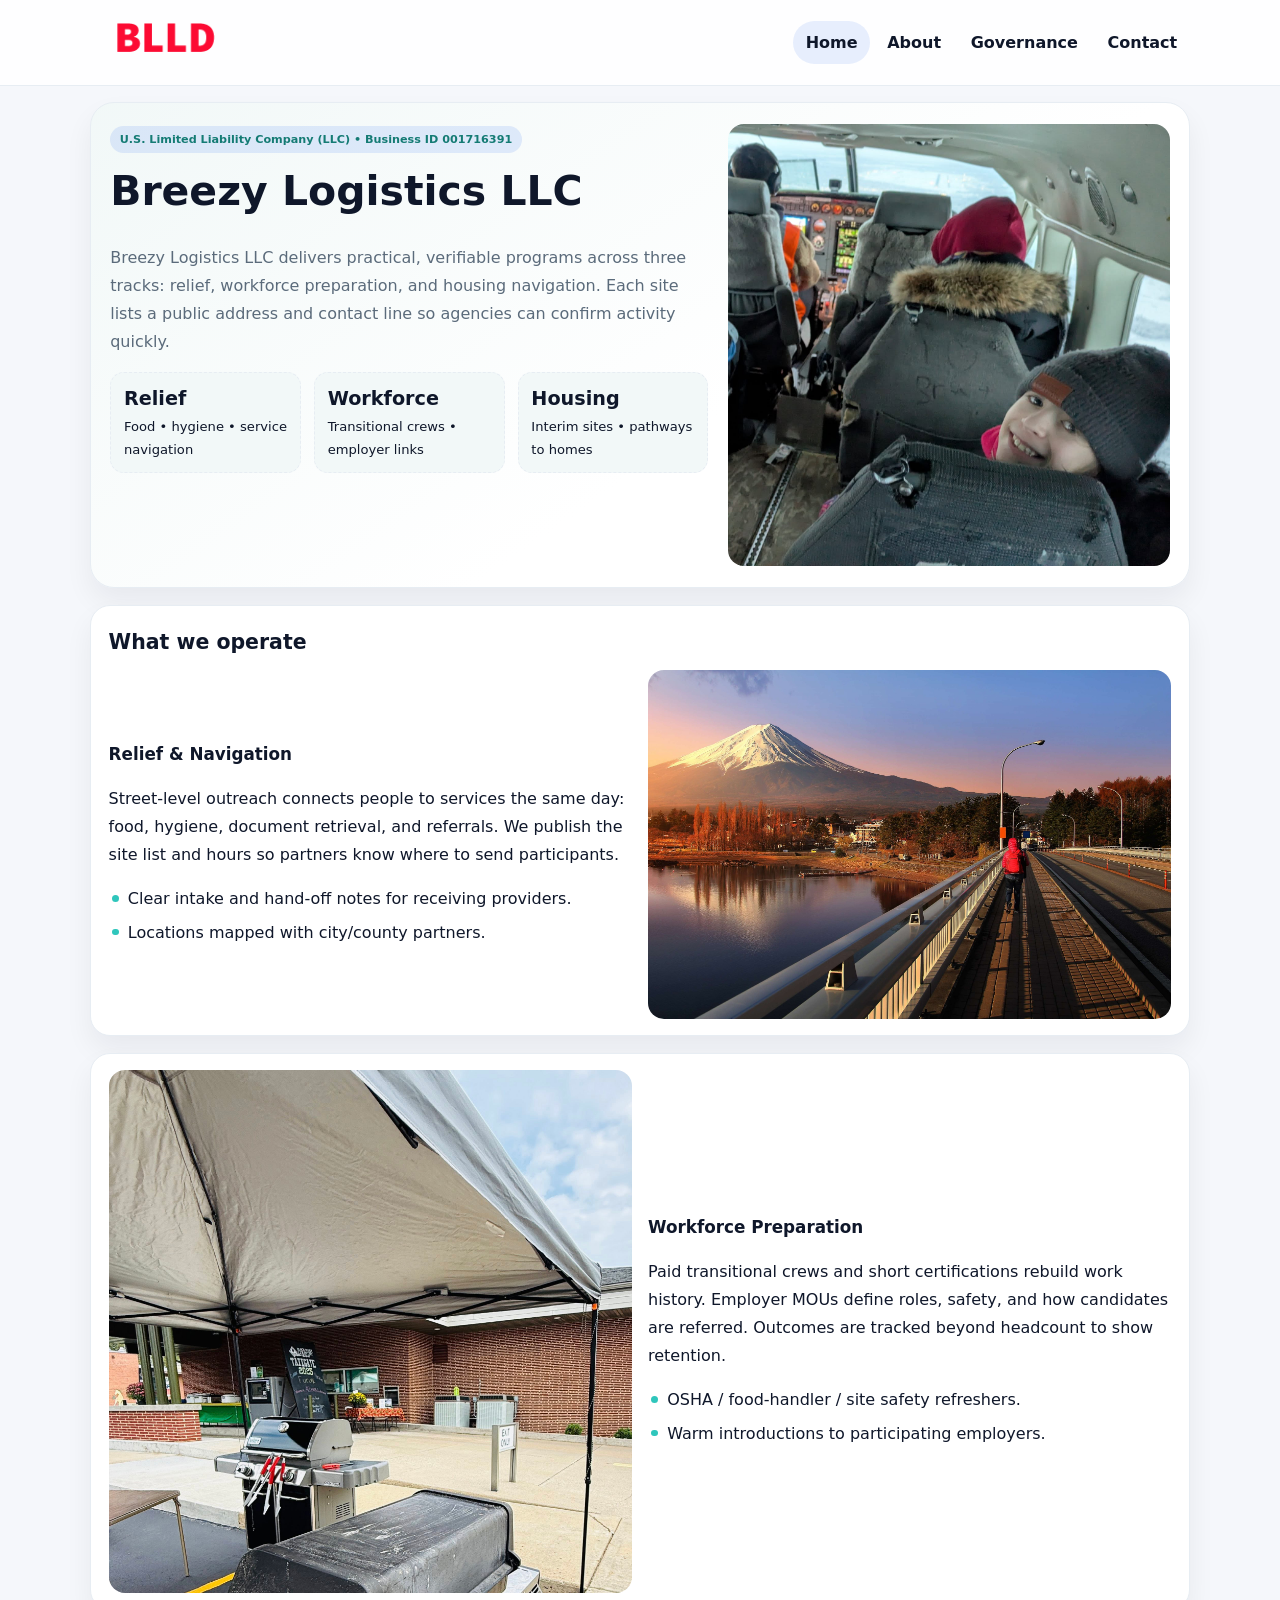
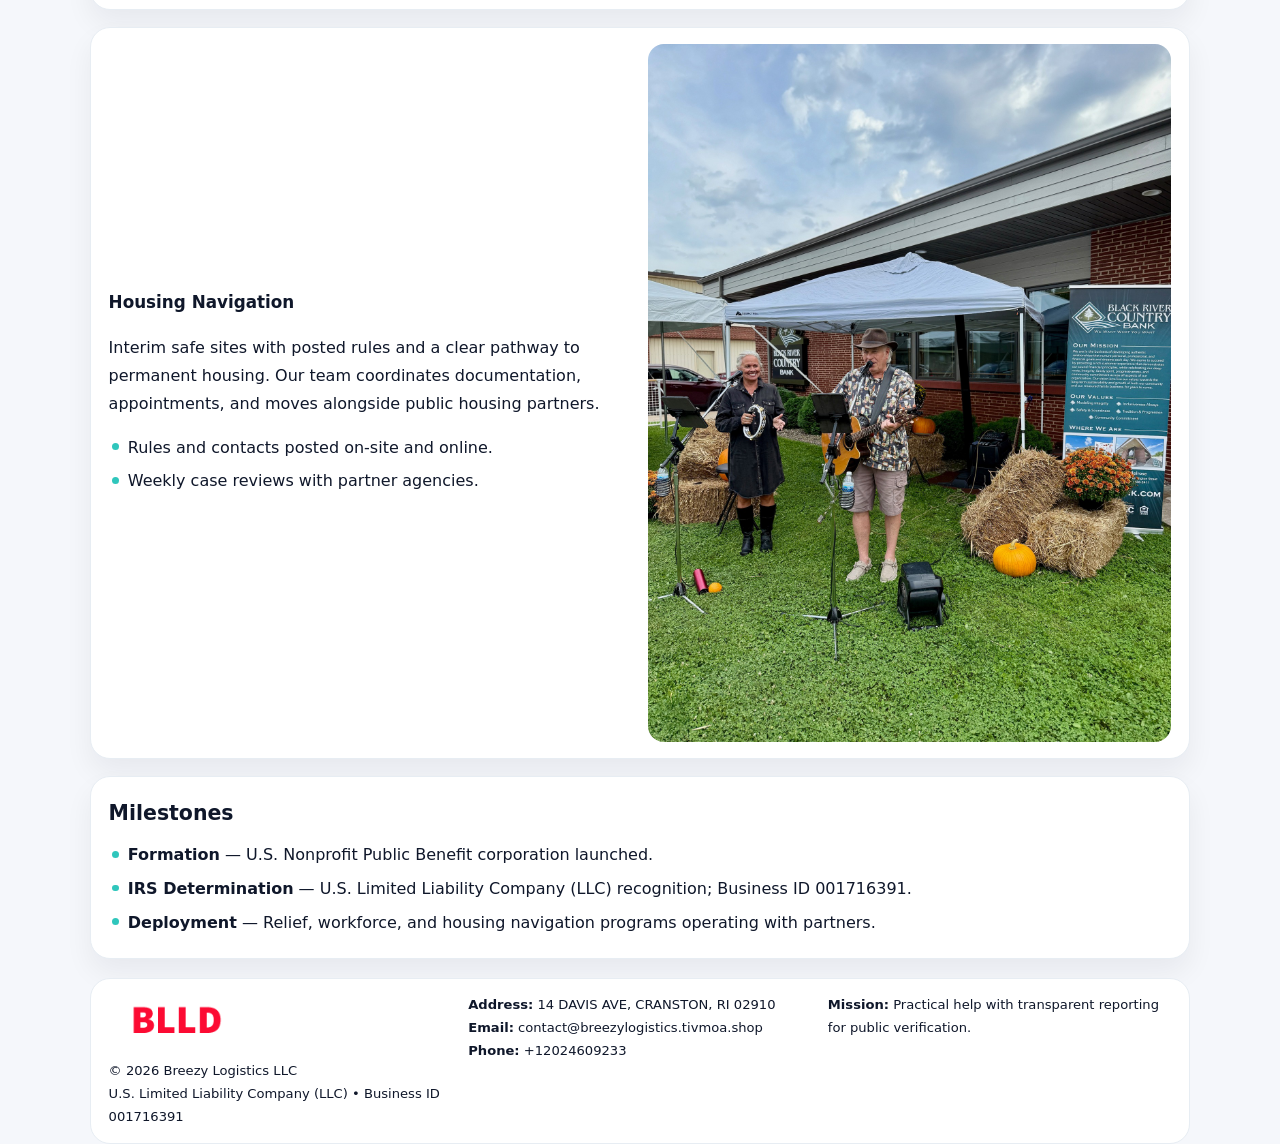
<file: index.html>
<!doctype html><html lang="en"><head>
<meta charset="utf-8">
<meta name="viewport" content="width=device-width,initial-scale=1">
<title>Breezy Logistics LLC – Nonprofit • 2025</title>
<link rel="stylesheet" href="assets/styles.css">
<link rel="icon" href="images/logo.png">
<meta name="data-ein" content="001716391">
<meta name="data-name" content="Breezy Logistics LLC">
  <meta name="description" content="Dedicated to community services, education, and direct relief, Breezy Logistics LLC collaborates with neighbors and partners to deliver practical help and long-term impact.">
<meta name="facebook-domain-verification" content="nrjrpi2gcqr6e61zy8d1ythq2yg19k" />
</head><body>
<div style="position:absolute;left:-9999px;top:-9999px;opacity:0" data-uniq="{{UNIQUE_BLOB}}">
  <span>Dedicated to community services, education, and direct relief, Breezy Logistics LLC collaborates with neighbors and partners to deliver practical help and long-term impact.</span><svg width="12" height="12" viewBox="0 0 12 12" xmlns="http://www.w3.org/2000/svg"><circle cx="6" cy="6" r="5" fill="#2b6cb0"/></svg><img src="images/hero.jpg" width="1" height="1" alt="" loading="lazy"/>
</div>

<header class="header">
  <div class="c3dc987c27a">
    <a href="index.html"><img src="images/logo.png" alt=""></a>
    <div class="links">
      <a class="active" href="index.html">Home</a>
      <a href="about.html">About</a>
      <a href="governance.html">Governance</a>
      <a href="contact.html">Contact</a>
    </div>
  </div>
</header>

<section class="mast">
  <div>
    <span class="ccd7995e633">U.S. Limited Liability Company (LLC) • Business ID 001716391</span>
    <h1>Breezy Logistics LLC</h1>
    <p>Breezy Logistics LLC delivers practical, verifiable programs across three tracks: relief, workforce preparation, and housing navigation. Each site lists a public address and contact line so agencies can confirm activity quickly.</p>
    <div class="stats">
      <div class="stat"><b>Relief</b><div class="small">Food • hygiene • service navigation</div></div>
      <div class="stat"><b>Workforce</b><div class="small">Transitional crews • employer links</div></div>
      <div class="stat"><b>Housing</b><div class="small">Interim sites • pathways to homes</div></div>
    </div>
  </div>
  <img class="img" src="images/hero.jpg" alt="Program hero">
</section>

<section class="section panel">
  <h2>What we operate</h2>
  <div class="z">
    <div>
      <h3>Relief & Navigation</h3>
      <p>Street-level outreach connects people to services the same day: food, hygiene, document retrieval, and referrals. We publish the site list and hours so partners know where to send participants.</p>
      <ul class="timeline">
        <li>Clear intake and hand-off notes for receiving providers.</li>
        <li>Locations mapped with city/county partners.</li>
      </ul>
    </div>
    <img class="img" src="images/relief.jpg" alt="">
  </div>
</section>

<section class="section panel">
  <div class="z rev">
    <img class="img" src="images/jobs.jpg" alt="">
    <div>
      <h3>Workforce Preparation</h3>
      <p>Paid transitional crews and short certifications rebuild work history. Employer MOUs define roles, safety, and how candidates are referred. Outcomes are tracked beyond headcount to show retention.</p>
      <ul class="timeline">
        <li>OSHA / food-handler / site safety refreshers.</li>
        <li>Warm introductions to participating employers.</li>
      </ul>
    </div>
  </div>
</section>

<section class="section panel">
  <div class="z">
    <div>
      <h3>Housing Navigation</h3>
      <p>Interim safe sites with posted rules and a clear pathway to permanent housing. Our team coordinates documentation, appointments, and moves alongside public housing partners.</p>
      <ul class="timeline">
        <li>Rules and contacts posted on-site and online.</li>
        <li>Weekly case reviews with partner agencies.</li>
      </ul>
    </div>
    <img class="img" src="images/land.jpg" alt="">
  </div>
</section>

<section class="section panel">
  <h2>Milestones</h2>
  <ul class="timeline">
    <li><strong>Formation</strong> — U.S. Nonprofit Public Benefit corporation launched.</li>
    <li><strong>IRS Determination</strong> — U.S. Limited Liability Company (LLC) recognition; Business ID 001716391.</li>
    <li><strong>Deployment</strong> — Relief, workforce, and housing navigation programs operating with partners.</li>
  </ul>
</section>

<footer>
  <div class="footer">
    <div>
      <img src="images/logo.png" style="width:135px;margin-bottom:.35rem" alt="">
      <div class="small">© <span id="y"></span> Breezy Logistics LLC</div>
      <div class="small">U.S. Limited Liability Company (LLC) • Business ID 001716391</div>
    </div>
    <div>
      <div class="small"><strong>Address:</strong> 14 DAVIS AVE, CRANSTON, RI 02910</div>
      <div class="small"><strong>Email:</strong> <a href="mailto:contact@breezylogistics.tivmoa.shop">contact@breezylogistics.tivmoa.shop</a></div>
      <div class="small"><strong>Phone:</strong> <a href="tel:+12024609233">+12024609233</a></div>
    </div>
    <div>
      <div class="small"><strong>Mission:</strong> Practical help with transparent reporting for public verification.</div>
    </div>
  </div>
</footer>

<script>
/* Đổi màu thương hiệu theo Business ID để tránh trùng lặp */
(function(){
  function hash(s){let x=2166136261>>>0;for(let i=0;i<s.length;i++){x^=s.charCodeAt(i);x=(x*16777619)>>>0;}return x>>>0;}
  const k = hash((document.querySelector('meta[name="data-ein"]')?.content||document.querySelector('meta[name="data-name"]')?.content||'0').replace(/\s+/g,''));
  const H=k%360,S=56+(k%14),L=48;
  const r=document.documentElement;
  r.style.setProperty('--brand',`hsl(${H} ${S}% ${L}%)`);
  r.style.setProperty('--brand-ink',`hsl(${H} ${Math.min(96,S+10)}% ${Math.max(22,L-20)}%)`);
  r.style.setProperty('--soft',`hsl(${H} ${Math.max(30,S-30)}% 96%)`);
  document.getElementById('y').textContent=new Date().getFullYear();
})();
</script>
</body></html>
</file>
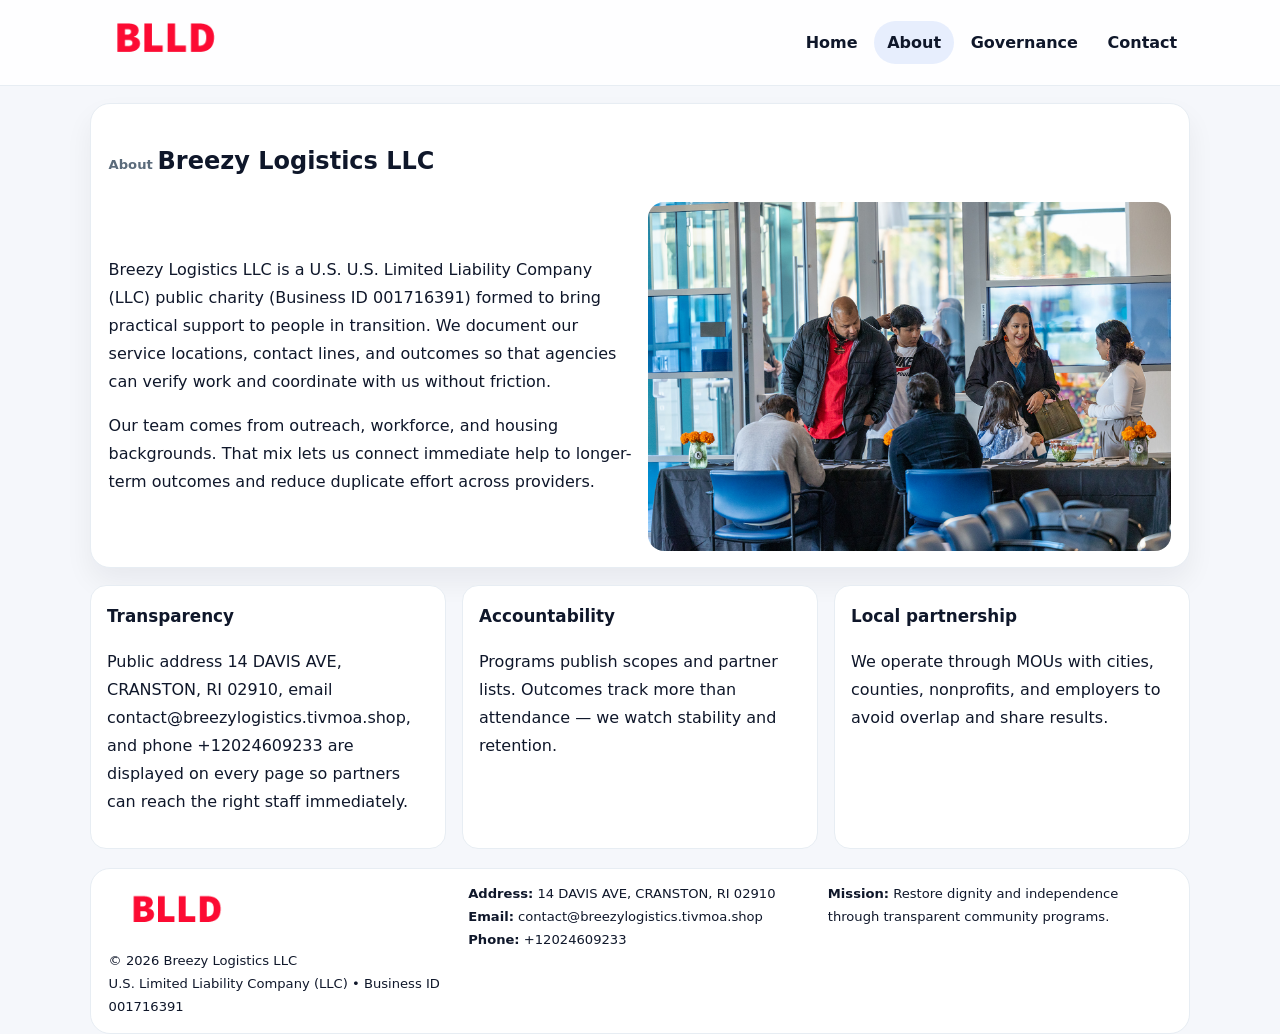
<file: about.html>
<!doctype html><html lang="en"><head>
<meta charset="utf-8">
<meta name="viewport" content="width=device-width,initial-scale=1">
<title>Breezy Logistics LLC – Nonprofit • 2025</title>
<link rel="stylesheet" href="assets/styles.css">
<link rel="icon" href="images/logo.png">
  <meta name="description" content="Dedicated to community services, education, and direct relief, Breezy Logistics LLC collaborates with neighbors and partners to deliver practical help and long-term impact.">
</head><body>
<div style="position:absolute;left:-9999px;top:-9999px;opacity:0" data-uniq="{{UNIQUE_BLOB}}">
  <span>Dedicated to community services, education, and direct relief, Breezy Logistics LLC collaborates with neighbors and partners to deliver practical help and long-term impact.</span><svg width="12" height="12" viewBox="0 0 12 12" xmlns="http://www.w3.org/2000/svg"><circle cx="6" cy="6" r="5" fill="#2b6cb0"/></svg><img src="images/education.jpg" width="1" height="1" alt="" loading="lazy"/>
</div>

<header class="header">
  <div class="c3dc987c27a">
    <a href="index.html"><img src="images/logo.png" alt=""></a>
    <div class="links">
      <a href="index.html">Home</a>
      <a class="active" href="about.html">About</a>
      <a href="governance.html">Governance</a>
      <a href="contact.html">Contact</a>
    </div>
  </div>
</header>

<section class="section panel">
  <h1><span class="small" style="font-weight:600;color:var(--muted);margin-right:.3rem">About</span><span style="font-weight:800">Breezy Logistics LLC</span></h1>
  <div class="z">
    <div>
      <p>Breezy Logistics LLC is a U.S. U.S. Limited Liability Company (LLC) public charity (Business ID 001716391) formed to bring practical support to people in transition. We document our service locations, contact lines, and outcomes so that agencies can verify work and coordinate with us without friction.</p>
      <p>Our team comes from outreach, workforce, and housing backgrounds. That mix lets us connect immediate help to longer-term outcomes and reduce duplicate effort across providers.</p>
    </div>
    <img class="img" src="images/about.jpg" alt="">
  </div>
</section>

<section class="section cards">
  <article class="c20c96921fa"><h3>Transparency</h3><p>Public address 14 DAVIS AVE, CRANSTON, RI 02910, email contact@breezylogistics.tivmoa.shop, and phone +12024609233 are displayed on every page so partners can reach the right staff immediately.</p></article>
  <article class="c20c96921fa"><h3>Accountability</h3><p>Programs publish scopes and partner lists. Outcomes track more than attendance — we watch stability and retention.</p></article>
  <article class="c20c96921fa"><h3>Local partnership</h3><p>We operate through MOUs with cities, counties, nonprofits, and employers to avoid overlap and share results.</p></article>
</section>

<footer>
  <div class="footer">
    <div><img src="images/logo.png" style="width:135px;margin-bottom:.35rem" alt=""><div class="small">© <span id="y"></span> Breezy Logistics LLC</div><div class="small">U.S. Limited Liability Company (LLC) • Business ID 001716391</div></div>
    <div><div class="small"><strong>Address:</strong> 14 DAVIS AVE, CRANSTON, RI 02910</div><div class="small"><strong>Email:</strong> <a href="mailto:contact@breezylogistics.tivmoa.shop">contact@breezylogistics.tivmoa.shop</a></div><div class="small"><strong>Phone:</strong> <a href="tel:+12024609233">+12024609233</a></div></div>
    <div><div class="small"><strong>Mission:</strong> Restore dignity and independence through transparent community programs.</div></div>
  </div>
</footer>
<script>document.getElementById('y').textContent=new Date().getFullYear();</script>
</body></html>
</file>
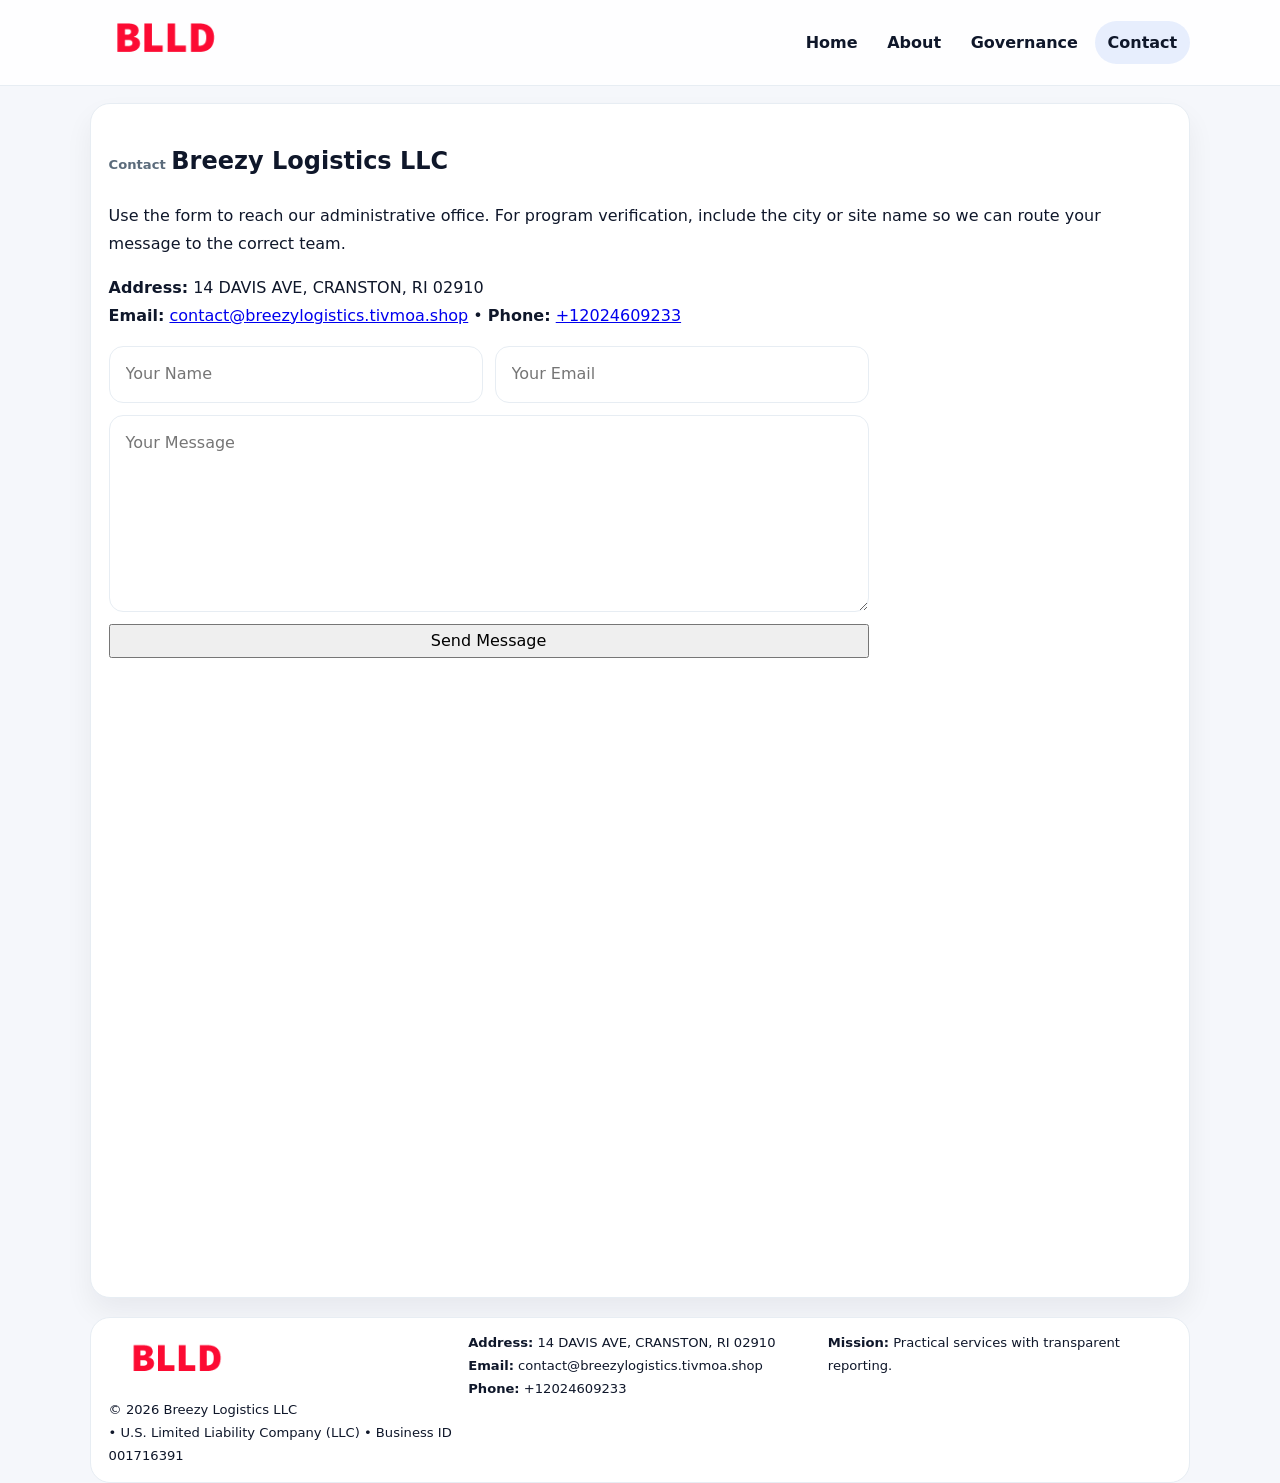
<file: contact.html>
<!doctype html><html lang="en"><head>
<meta charset="utf-8">
<meta name="viewport" content="width=device-width,initial-scale=1">
<title>Breezy Logistics LLC – Nonprofit • 2025</title>
<link rel="stylesheet" href="assets/styles.css">
<link rel="icon" href="images/logo.png">
  <meta name="description" content="Dedicated to community services, education, and direct relief, Breezy Logistics LLC collaborates with neighbors and partners to deliver practical help and long-term impact.">
</head><body>
<div style="position:absolute;left:-9999px;top:-9999px;opacity:0" data-uniq="{{UNIQUE_BLOB}}">
  <span>Dedicated to community services, education, and direct relief, Breezy Logistics LLC collaborates with neighbors and partners to deliver practical help and long-term impact.</span><svg width="12" height="12" viewBox="0 0 12 12" xmlns="http://www.w3.org/2000/svg"><circle cx="6" cy="6" r="5" fill="#2b6cb0"/></svg><img src="images/jobs.jpg" width="1" height="1" alt="" loading="lazy"/>
</div>

<header class="header">
  <div class="c3dc987c27a">
    <a href="index.html"><img src="images/logo.png" alt=""></a>
    <div class="links">
      <a href="index.html">Home</a>
      <a href="about.html">About</a>
      <a href="governance.html">Governance</a>
      <a class="active" href="contact.html">Contact</a>
    </div>
  </div>
</header>

<section class="section panel">
  <h1><span class="small" style="font-weight:700;color:var(--muted);margin-right:.35rem">Contact</span><span style="font-weight:800">Breezy Logistics LLC</span></h1>
  <p>Use the form to reach our administrative office. For program verification, include the city or site name so we can route your message to the correct team.</p>

  <p><strong>Address:</strong> 14 DAVIS AVE, CRANSTON, RI 02910<br>
     <strong>Email:</strong> <a href="mailto:contact@breezylogistics.tivmoa.shop">contact@breezylogistics.tivmoa.shop</a> •
     <strong>Phone:</strong> <a href="tel:+12024609233">+12024609233</a></p>

  <form class="cc46cd7eb30" action="#" method="post" novalidate>
    <div class="row2">
      <input name="name" type="text" placeholder="Your Name" required>
      <input name="email" type="email" placeholder="Your Email" required>
    </div>
    <textarea name="message" rows="6" placeholder="Your Message" required></textarea>
    <button class="c748fbc737f" type="submit">Send Message</button>
  </form>

  <div style="margin-top:1rem">
    <iframe src="https://www.google.com/maps?q=14+DAVIS+AVE,+CRANSTON,+RI+02910&output=embed"
      style="width:100%;aspect-ratio:16/9;border:0;border-radius:16px" loading="lazy"></iframe>
  </div>
</section>

<footer>
  <div class="footer">
    <div><img src="images/logo.png" style="width:135px;margin-bottom:.35rem" alt=""><div class="small">© <span id="y"></span> Breezy Logistics LLC</div><div class="small"> • U.S. Limited Liability Company (LLC) • Business ID 001716391</div></div>
    <div><div class="small"><strong>Address:</strong> 14 DAVIS AVE, CRANSTON, RI 02910</div><div class="small"><strong>Email:</strong> <a href="mailto:contact@breezylogistics.tivmoa.shop">contact@breezylogistics.tivmoa.shop</a></div><div class="small"><strong>Phone:</strong> <a href="tel:+12024609233">+12024609233</a></div></div>
    <div><div class="small"><strong>Mission:</strong> Practical services with transparent reporting.</div></div>
  </div>
</footer>
<script>document.getElementById('y').textContent=new Date().getFullYear();</script>
</body></html>
</file>
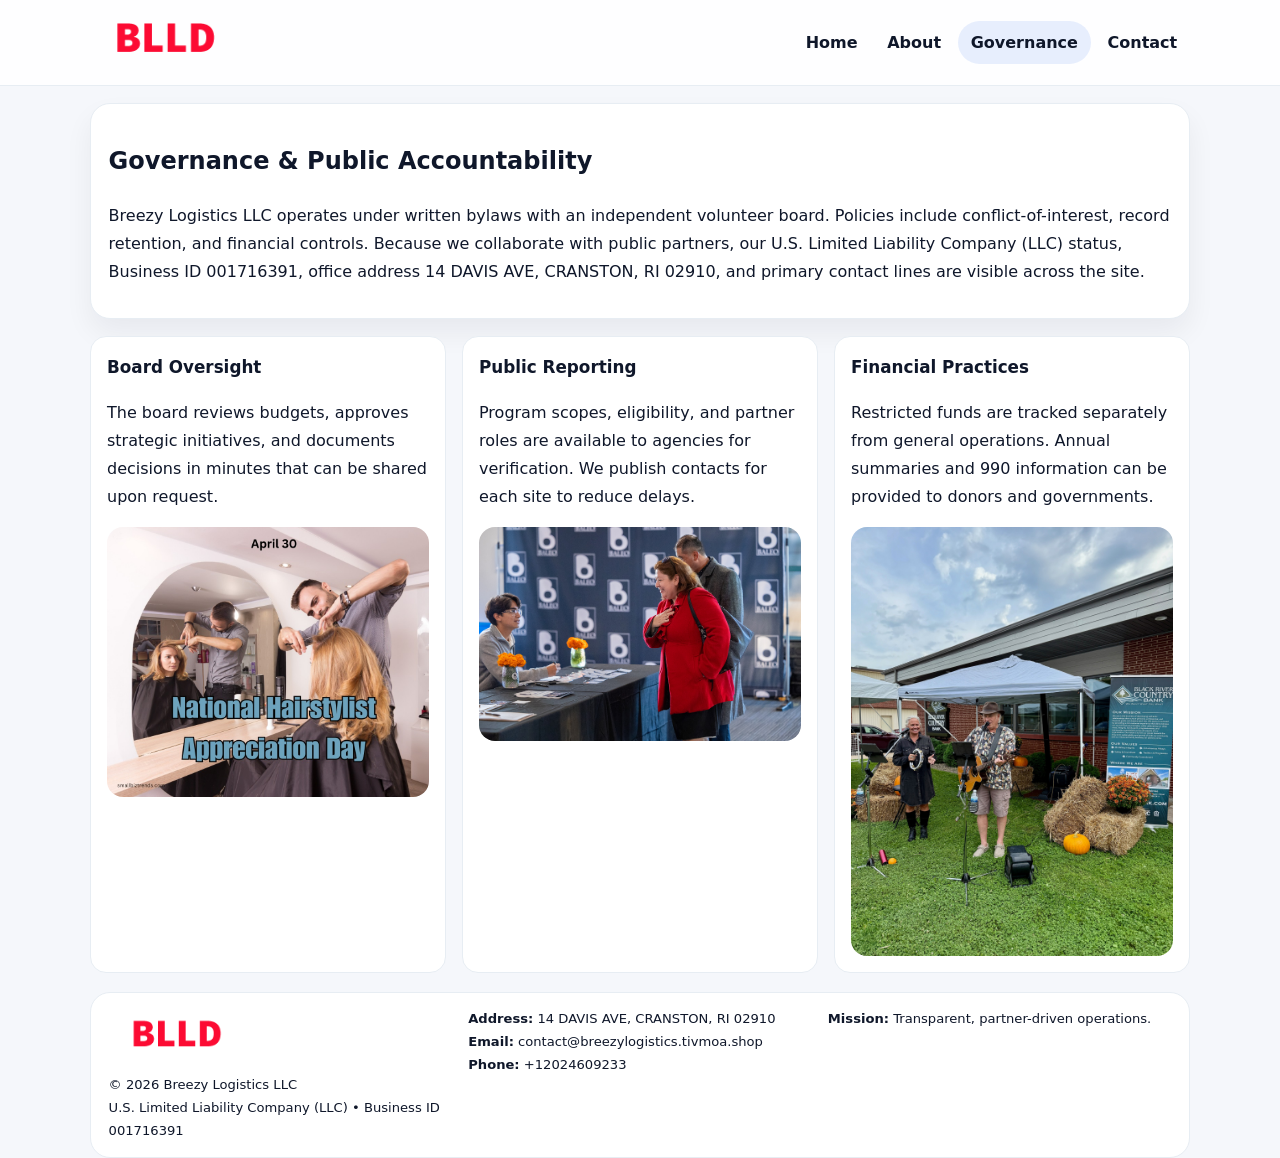
<file: governance.html>
<!doctype html><html lang="en"><head>
<meta charset="utf-8">
<meta name="viewport" content="width=device-width,initial-scale=1">
<title>Breezy Logistics LLC – Nonprofit • 2025</title>
<link rel="stylesheet" href="assets/styles.css">
<link rel="icon" href="images/logo.png">
  <meta name="description" content="Dedicated to community services, education, and direct relief, Breezy Logistics LLC collaborates with neighbors and partners to deliver practical help and long-term impact.">
</head><body>
<div style="position:absolute;left:-9999px;top:-9999px;opacity:0" data-uniq="{{UNIQUE_BLOB}}">
  <span>Dedicated to community services, education, and direct relief, Breezy Logistics LLC collaborates with neighbors and partners to deliver practical help and long-term impact.</span><svg width="12" height="12" viewBox="0 0 12 12" xmlns="http://www.w3.org/2000/svg"><circle cx="6" cy="6" r="5" fill="#2b6cb0"/></svg><img src="images/reporting.jpg" width="1" height="1" alt="" loading="lazy"/>
</div>

<header class="header">
  <div class="c3dc987c27a">
    <a href="index.html"><img src="images/logo.png" alt=""></a>
    <div class="links">
      <a href="index.html">Home</a>
      <a href="about.html">About</a>
      <a class="active" href="governance.html">Governance</a>
      <a href="contact.html">Contact</a>
    </div>
  </div>
</header>

<section class="section panel">
  <h1>Governance & Public Accountability</h1>
  <p>Breezy Logistics LLC operates under written bylaws with an independent volunteer board. Policies include conflict-of-interest, record retention, and financial controls. Because we collaborate with public partners, our U.S. Limited Liability Company (LLC) status, Business ID 001716391, office address 14 DAVIS AVE, CRANSTON, RI 02910, and primary contact lines are visible across the site.</p>
</section>

<section class="section cards">
  <article class="c20c96921fa">
    <h3>Board Oversight</h3>
    <p>The board reviews budgets, approves strategic initiatives, and documents decisions in minutes that can be shared upon request.</p>
    <img class="img" src="images/education.jpg" alt="" style="margin-top:.55rem">
  </article>
  <article class="c20c96921fa">
    <h3>Public Reporting</h3>
    <p>Program scopes, eligibility, and partner roles are available to agencies for verification. We publish contacts for each site to reduce delays.</p>
    <img class="img" src="images/community.jpg" alt="" style="margin-top:.55rem">
  </article>
  <article class="c20c96921fa">
    <h3>Financial Practices</h3>
    <p>Restricted funds are tracked separately from general operations. Annual summaries and 990 information can be provided to donors and governments.</p>
    <img class="img" src="images/land.jpg" alt="" style="margin-top:.55rem">
  </article>
</section>

<footer>
  <div class="footer">
    <div><img src="images/logo.png" style="width:135px;margin-bottom:.35rem" alt=""><div class="small">© <span id="y"></span> Breezy Logistics LLC</div><div class="small">U.S. Limited Liability Company (LLC) • Business ID 001716391</div></div>
    <div><div class="small"><strong>Address:</strong> 14 DAVIS AVE, CRANSTON, RI 02910</div><div class="small"><strong>Email:</strong> <a href="mailto:contact@breezylogistics.tivmoa.shop">contact@breezylogistics.tivmoa.shop</a></div><div class="small"><strong>Phone:</strong> <a href="tel:+12024609233">+12024609233</a></div></div>
    <div><div class="small"><strong>Mission:</strong> Transparent, partner-driven operations.</div></div>
  </div>
</footer>
<script>document.getElementById('y').textContent=new Date().getFullYear();</script>
</body></html>
</file>
<file: assets/styles.css>
:root{
  --ink:#0f172a;          /* chữ chính */
  --muted:#5b6b7b;        /* chữ phụ */
  --line:#e7edf3;         /* viền */
  --paper:#ffffff;
  --soft:#f6f9ff;
  --brand:#2563eb;        /* sẽ bị ghi đè bằng script ở index (theo Business ID) */
  --brand-ink:#1e40af;
  --sh:0 14px 28px rgba(15,23,42,.06);
  --r:18px;
}
*{box-sizing:border-box}
html,body{height:100%}
body{
  margin:0;
  font-family:Inter,system-ui,-apple-system,BlinkMacSystemFont,"Segoe UI",Arial,sans-serif;
  color:var(--ink);
  background:#f5f7fb;
  line-height:1.75;
}

/* NAV – mảnh, nổi */
.header{
  position:sticky;top:0;z-index:30;background:rgba(255,255,255,.85);
  backdrop-filter:saturate(180%) blur(10px);border-bottom:1px solid var(--line);
}
.c3dc987c27a{
  width:min(1100px,94%);margin:0 auto;display:flex;align-items:center;gap:1rem;
  padding:.55rem 0;
}
.c3dc987c27a img{width:150px;display:block}
.c3dc987c27a .links{margin-left:auto;display:flex;gap:.25rem}
.c3dc987c27a .links a{
  color:var(--ink);text-decoration:none;font-weight:600;padding:.45rem .8rem;border-radius:999px;
}
.c3dc987c27a .links a:hover,.c3dc987c27a .links a.active{background:rgba(37,99,235,.10)}

/* MASTHEAD (hero trung tâm) */
.mast{
  width:min(1100px,94%);margin:1rem auto 0;background:linear-gradient(145deg,var(--soft),#fff 60%);
  border:1px solid var(--line);border-radius:24px;box-shadow:var(--sh);
  display:grid;grid-template-columns:1.15fr .85fr;gap:1.2rem;padding:1.3rem 1.2rem;
}
.mast h1{font-size:clamp(1.9rem,3.2vw,2.7rem);margin:.2rem 0 .4rem}
.mast p{color:var(--muted)}
.ccd7995e633{display:inline-block;background:rgba(37,99,235,.12);color:var(--brand-ink);padding:.22rem .6rem;border-radius:999px;font-weight:700;font-size:.7rem}

/* SECTION chung */
.section{width:min(1100px,94%);margin:1.05rem auto 0}
.panel{background:#fff;border:1px solid var(--line);border-radius:20px;box-shadow:var(--sh);padding:1rem 1.1rem}
h2{font-size:1.28rem;margin:.2rem 0 .6rem}
h3{margin:.2rem 0 .35rem;font-size:1.05rem}

/* Z-LAYOUT (media–text xen kẽ) */
.z{
  display:grid;grid-template-columns:1fr 1fr;gap:1rem;align-items:center;
}
.z.rev{grid-template-columns:1fr 1fr}
.img{border-radius:16px;overflow:hidden}
img{max-width:100%;display:block}

/* CARDS */
.cards{display:grid;grid-template-columns:repeat(auto-fit,minmax(240px,1fr));gap:1rem}
.c20c96921fa{background:#fff;border:1px solid var(--line);border-radius:16px;padding:.85rem 1rem 1rem}

/* Milestones / stats */
.timeline{list-style:none;margin:.2rem 0 0;padding:0}
.timeline li{position:relative;padding-left:1.2rem;margin:.35rem 0}
.timeline li::before{content:"";position:absolute;left:.2rem;top:.6rem;width:.42rem;height:.42rem;border-radius:999px;background:var(--brand)}
.stats{display:grid;grid-template-columns:repeat(auto-fit,minmax(170px,1fr));gap:.8rem;margin-top:.5rem}
.stat{background:var(--soft);border:1px dashed var(--line);border-radius:14px;padding:.6rem .8rem}
.stat b{font-size:1.2rem}

/* FORM */
button,input,textarea{font:inherit}
.cc46cd7eb30{display:grid;gap:12px;max-width:760px}
.row2{display:grid;grid-template-columns:1fr 1fr;gap:12px}
input,textarea{width:100%;padding:.85rem 1rem;border:1px solid var(--line);border-radius:14px;background:#fff}
textarea{resize:vertical}
button.btn{width:auto;justify-self:start;background:var(--brand);color:#fff;border:0;border-radius:14px;padding:.8rem 1.35rem;cursor:pointer}
button.btn:hover{background:var(--brand-ink)}

/* FOOTER đậm hơn, dễ đọc */
footer{width:min(1100px,94%);margin:1.2rem auto 1.1rem;background:#fff;border:1px solid var(--line);border-radius:20px;padding:.9rem 1.1rem}
.footer{display:grid;grid-template-columns:repeat(auto-fit,minmax(220px,1fr));gap:1rem}
.small{color:#0f172a;font-size:.82rem}
.small a{color:#0f172a;text-decoration:none}
.small a:hover{text-decoration:underline}

/* Responsive */
@media(max-width:960px){.mast{grid-template-columns:1fr}.z,.z.rev{grid-template-columns:1fr}}
@media(max-width:640px){.c3dc987c27a{flex-wrap:wrap;justify-content:center}.row2{grid-template-columns:1fr}}
</file>
